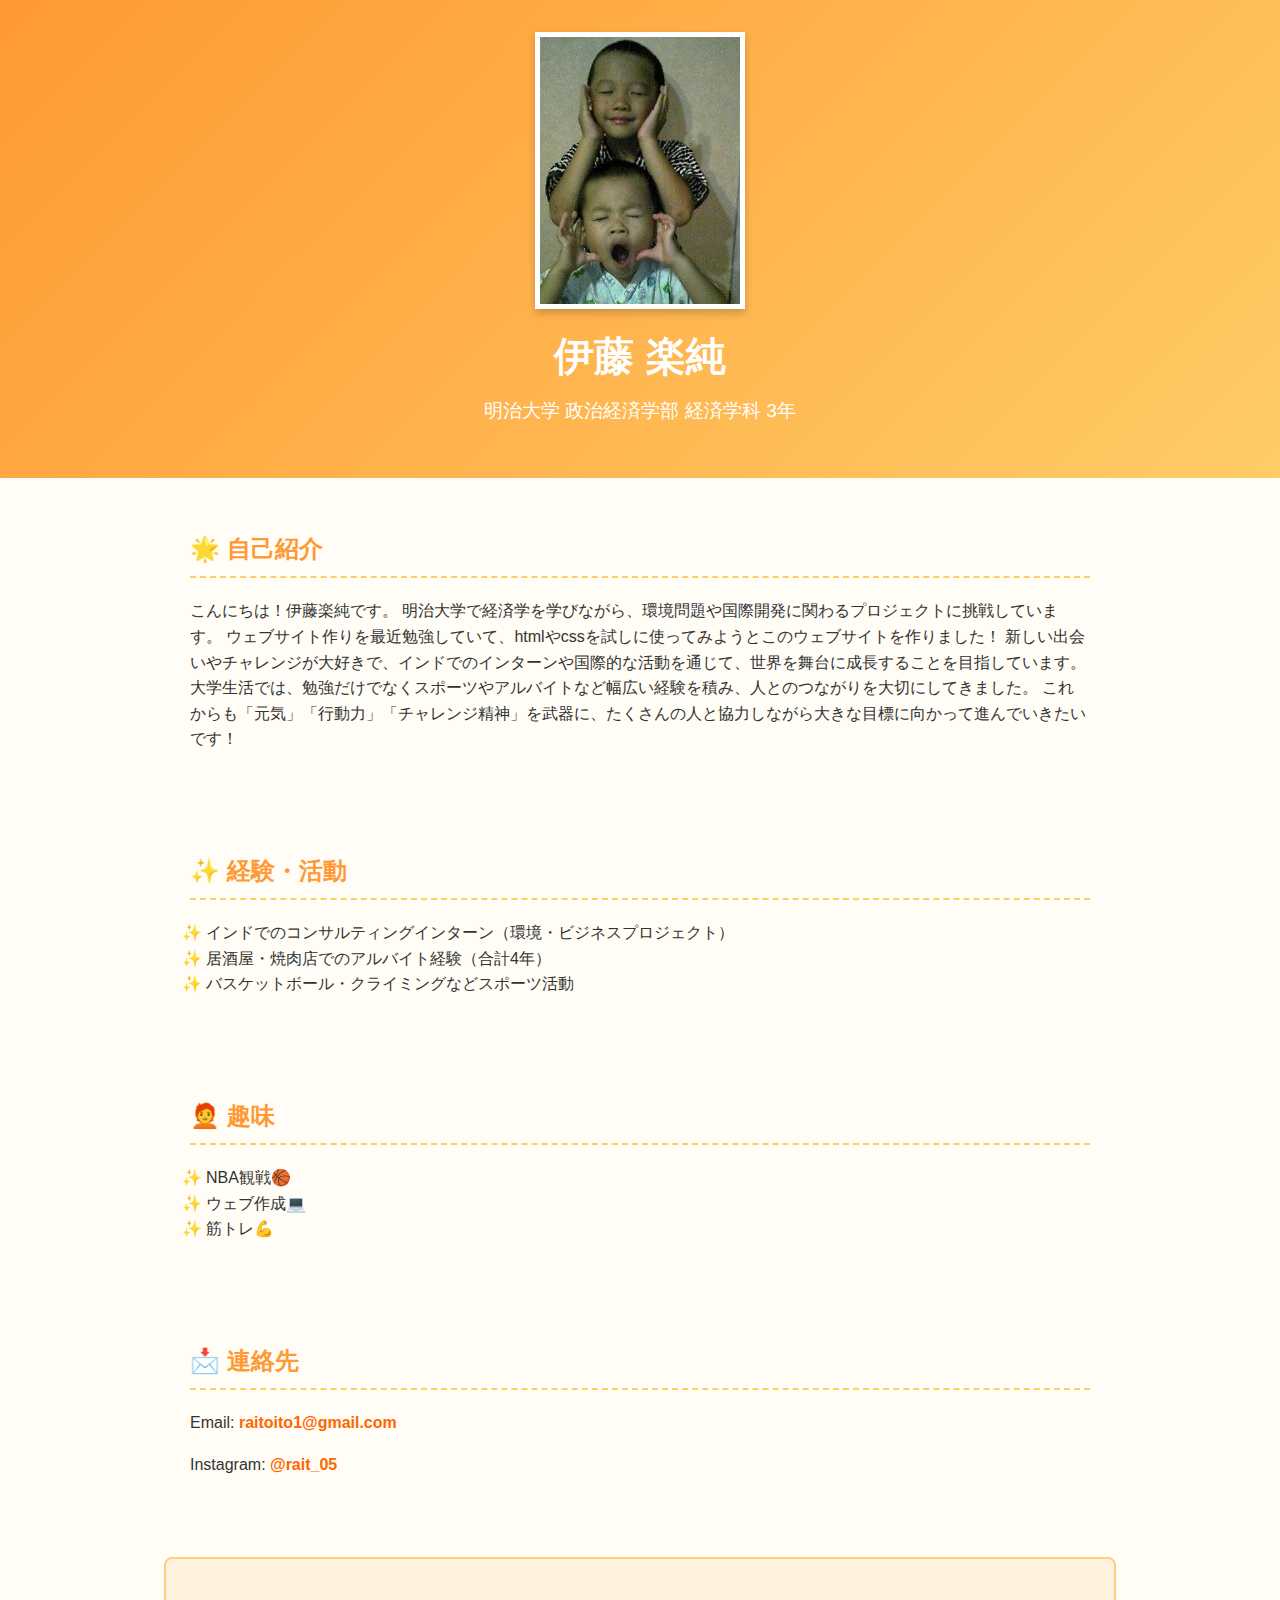
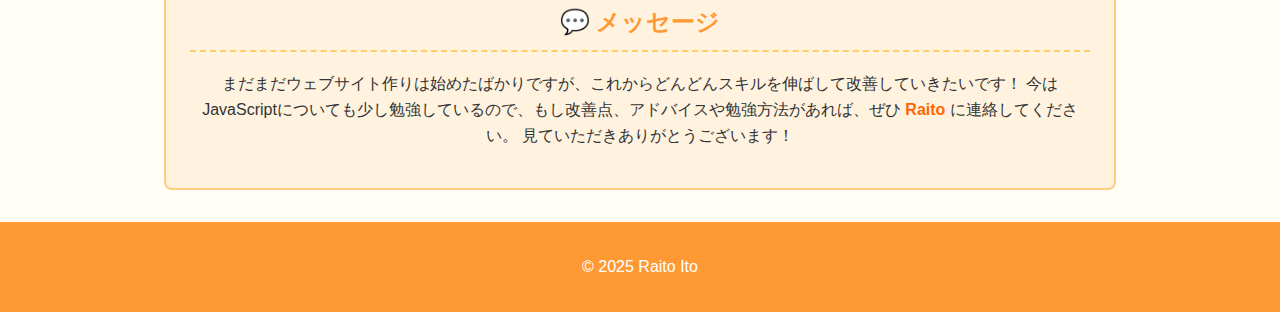
<file: index.html>
<!DOCTYPE html>
<html lang="ja">
<head>
  <meta charset="UTF-8">
  <meta name="viewport" content="width=device-width, initial-scale=1.0">
  <title>伊藤楽純 - 自己紹介</title>
  <link rel="stylesheet" href="css/common.css">
</head>
<body>
  <header>
    <img src="img\715DD444-67BC-409B-9F4E-76D0EFD1CB60.jpg" alt="プロフィール写真" class="profile-img">
    <h1>伊藤 楽純</h1>
    <p>明治大学 政治経済学部 経済学科 3年</p>
  </header>

  <section class="about">
    <h2>🌟 自己紹介</h2>
    <p>
      こんにちは！伊藤楽純です。
     明治大学で経済学を学びながら、環境問題や国際開発に関わるプロジェクトに挑戦しています。
     ウェブサイト作りを最近勉強していて、htmlやcssを試しに使ってみようとこのウェブサイトを作りました！

新しい出会いやチャレンジが大好きで、インドでのインターンや国際的な活動を通じて、世界を舞台に成長することを目指しています。
大学生活では、勉強だけでなくスポーツやアルバイトなど幅広い経験を積み、人とのつながりを大切にしてきました。

これからも「元気」「行動力」「チャレンジ精神」を武器に、たくさんの人と協力しながら大きな目標に向かって進んでいきたいです！
    </p>
  </section>

  <section class="experience">
    <h2>✨ 経験・活動</h2>
    <ul>
      <li>インドでのコンサルティングインターン（環境・ビジネスプロジェクト）</li>
      <li>居酒屋・焼肉店でのアルバイト経験（合計4年）</li>
      <li>バスケットボール・クライミングなどスポーツ活動</li>
    </ul>
  </section>
  <section class="hobby">
    <h2>🧑‍🦰 趣味</h2>
    <ul>
        <li>NBA観戦🏀</li>
        <li>ウェブ作成💻</li>
        <li>筋トレ💪</li>
    </ul>
  </section>

  <section class="contact">
    <h2>📩 連絡先</h2>
    <p>Email: <a href="mailto:raitoito1@gmail.com">raitoito1@gmail.com</a></p>
    <p>Instagram: <a href="https://www.instagram.com/rait_05" target="_blank">@rait_05</a></p>
  </section>

  <section class="message">
    <h2>💬 メッセージ</h2>
    <p>
      まだまだウェブサイト作りは始めたばかりですが、これからどんどんスキルを伸ばして改善していきたいです！ 
      今はJavaScriptについても少し勉強しているので、もし改善点、アドバイスや勉強方法があれば、ぜひ <a href="https://www.instagram.com/rait_05" target="_blank">Raito</a> に連絡してください。  
      見ていただきありがとうございます！
    </p>
  </section>

  <footer>
    <p>&copy; 2025 Raito Ito</p>
  </footer>
</body>
</html>
</file>
<file: css/common.css>
body {
  font-family: "Helvetica", "Arial", sans-serif;
  margin: 0;
  padding: 0;
  line-height: 1.6;
  color: #333;
  background: #fffdf5;
}

header {
  background: linear-gradient(135deg, #ff9933, #ffcc66);
  color: white;
  text-align: center;
  padding: 2rem;
}

header h1 {
  margin: 0.5rem 0 0;
  font-size: 2.5rem;
}

header p {
  margin-top: 0.5rem;
  font-size: 1.2rem;
}

.profile-img {
  width: 200px;
  height: auto;
  border: 5px solid white;
  box-shadow: 0px 4px 8px rgba(0,0,0,0.2);
}

section {
  padding: 2rem;
  max-width: 900px;
  margin: auto;
}

h2 {
  color: #ff9933;
  border-bottom: 2px dashed #ffcc66;
  padding-bottom: 0.5rem;
}

ul {
  list-style: "✨ ";
  padding-left: 1rem;
}

a {
  color: #ff6600;
  text-decoration: none;
  font-weight: bold;
}

a:hover {
  text-decoration: underline;
}

.message {
  background: #fff3e0;
  border: 2px solid #ffcc80;
  border-radius: 8px;
  padding: 1.5rem;
  margin-top: 2rem;
  text-align: center;
}

footer {
  background: #ff9933;
  color: white;
  text-align: center;
  padding: 1rem;
  margin-top: 2rem;
}
</file>
